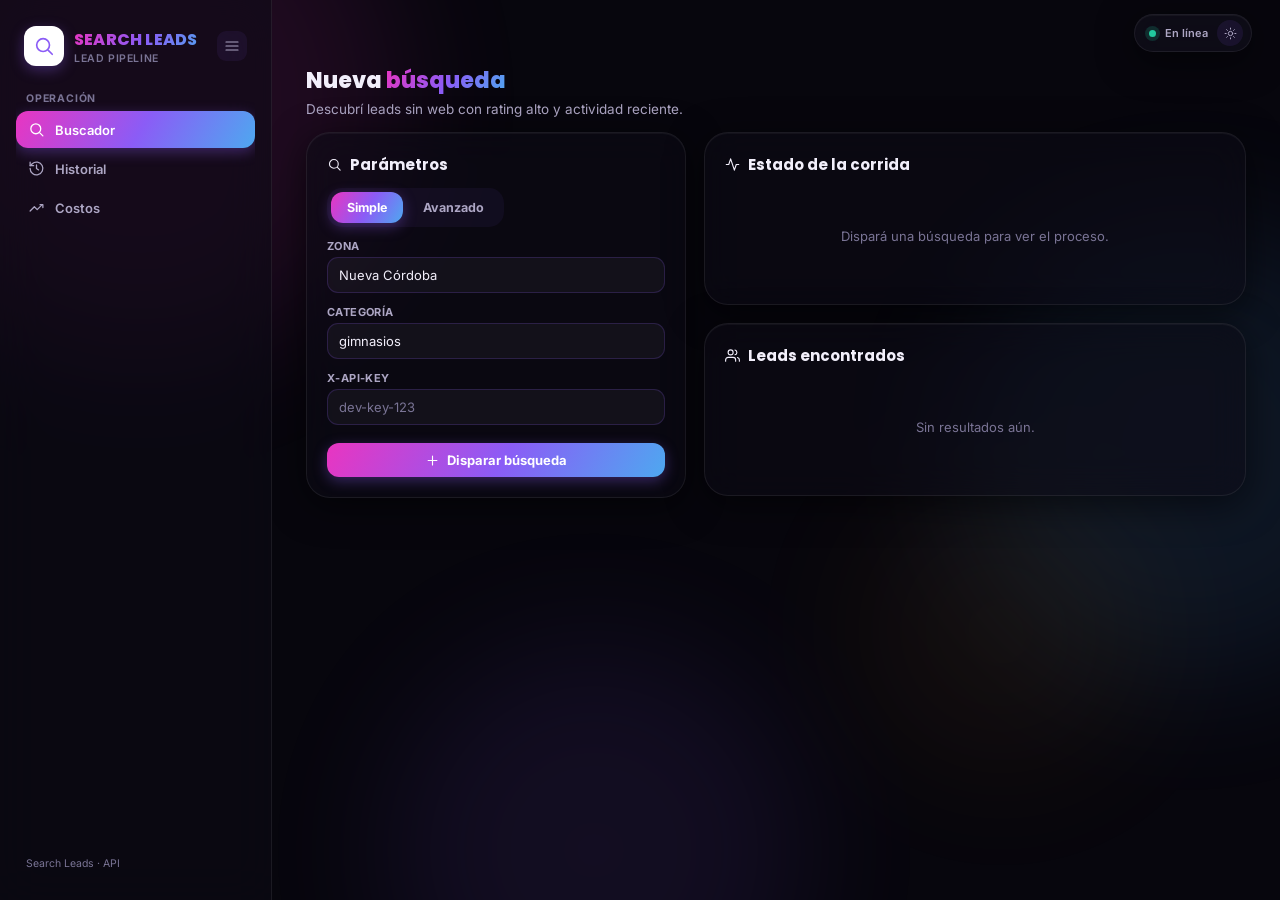
<file: app/static/index.html>
<!DOCTYPE html>
<html lang="es">
<head>
<meta charset="utf-8">
<meta name="viewport" content="width=device-width, initial-scale=1">
<title>Search Leads — Consola</title>
<link rel="preconnect" href="https://fonts.googleapis.com">
<link rel="preconnect" href="https://fonts.gstatic.com" crossorigin>
<link href="https://fonts.googleapis.com/css2?family=Poppins:wght@400;500;600;700;800&family=Inter:wght@400;500;600;700&display=swap" rel="stylesheet">
<style>
  /* ============ Tokens (DESIGN.md §1) ============ */
  :root {
    --grad: linear-gradient(120deg, #E935C1 0%, #8B5CF6 52%, #4EA8F0 100%);
    --grad-soft: linear-gradient(120deg, rgba(233,53,193,.16) 0%, rgba(139,92,246,.16) 52%, rgba(78,168,240,.16) 100%);
    --glass: rgba(255,255,255,.62);
    --glass-strong: rgba(255,255,255,.8);
    --glass-border: rgba(255,255,255,.9);
    --ink: #1E1B2E;
    --ink-soft: #6B6580;
    --ink-faint: #9A94AC;
    --radius-lg: 24px; --radius-md: 18px; --radius-sm: 12px;
    --yellow: #F5A524; --red: #F5445D; --green: #22C99E;
    --blue: #4EA8F0; --purple: #8B5CF6; --pink: #E935C1;
    --surface: #FFFFFF;
    --surface-border: rgba(139,92,246,.1);
    --input-bg: rgba(255,255,255,.7);
    --page-bg: #FFFFFF;
    --shadow-glass: 0 8px 32px rgba(120,80,180,.12), 0 1.5px 0 rgba(255,255,255,.6) inset;
  }
  body.theme-dark {
    --glass: rgba(13,12,22,.55);
    --glass-strong: rgba(15,14,25,.82);
    --glass-border: rgba(255,255,255,.07);
    --ink: #F2EFFB; --ink-soft: #ADA6C4; --ink-faint: #7A7495;
    --surface: #12111C;
    --surface-border: rgba(255,255,255,.06);
    --input-bg: rgba(255,255,255,.04);
    --page-bg: #07060D;
    --shadow-glass: 0 8px 36px rgba(0,0,0,.55), 0 1px 0 rgba(255,255,255,.04) inset;
    color-scheme: dark;
  }

  /* ============ Base ============ */
  * { box-sizing: border-box; }
  html, body { margin: 0; }
  body {
    font-family: Inter, Poppins, sans-serif;
    font-size: 16px;
    background: var(--page-bg);
    color: var(--ink);
    -webkit-font-smoothing: antialiased;
    transition: color .25s, background .25s;
  }
  h1, h2, h3, h4 { font-family: Poppins, sans-serif; margin: 0; }
  a { color: inherit; text-decoration: none; }
  ::-webkit-scrollbar { width: 8px; height: 8px; }
  ::-webkit-scrollbar-thumb { background: rgba(139,92,246,.25); border-radius: 8px; }
  ::-webkit-scrollbar-thumb:hover { background: rgba(139,92,246,.45); }

  /* ============ Blobs (DESIGN.md §3) ============ */
  .bg-blobs { position: fixed; inset: 0; z-index: 0; overflow: hidden; pointer-events: none; }
  .blob { position: absolute; border-radius: 50%; filter: blur(70px); }
  .blob1 { width: 520px; height: 520px; background: #E935C1; top: -160px; left: -120px; opacity: .11; }
  .blob2 { width: 460px; height: 460px; background: #4EA8F0; top: 220px; right: -140px; opacity: .10; }
  .blob3 { width: 420px; height: 420px; background: #8B5CF6; bottom: -160px; left: 30%; opacity: .09; }
  .blob4 { width: 300px; height: 300px; background: #F5A524; bottom: 120px; right: 10%; opacity: .05; }

  /* ============ App shell (DESIGN.md §4) ============ */
  .app-shell { display: flex; min-height: 100vh; position: relative; z-index: 1; }

  .sidebar {
    width: 272px; flex-shrink: 0; position: sticky; top: 0; height: 100vh;
    background: var(--glass); backdrop-filter: blur(22px); -webkit-backdrop-filter: blur(22px);
    border-right: 1px solid var(--glass-border);
    padding: 20px 16px; z-index: 5;
    display: flex; flex-direction: column;
    transition: width .2s, padding .2s;
  }
  .sidebar.rail-collapsed { width: 76px; padding: 20px 10px; }
  .sidebar.rail-collapsed .brand-text,
  .sidebar.rail-collapsed .nav-item span,
  .sidebar.rail-collapsed .nav-group-title { display: none; }
  .sidebar.rail-collapsed .nav-item { justify-content: center; padding: 11px; }

  .brand { display: flex; align-items: center; gap: 10px; padding: 6px 8px 18px; }
  .brand-logo {
    width: 40px; height: 40px; flex-shrink: 0; border-radius: 12px;
    background: #fff; display: grid; place-items: center;
    box-shadow: 0 4px 14px rgba(139,92,246,.35);
  }
  .brand-text { flex: 1; min-width: 0; }
  .brand-name { font-family: Poppins, sans-serif; font-size: 16px; font-weight: 800; letter-spacing: .2px; }
  .brand-sub { font-size: 10.5px; font-weight: 600; text-transform: uppercase; letter-spacing: .6px; color: var(--ink-faint); }
  .grad-text {
    background: var(--grad); -webkit-background-clip: text; background-clip: text;
    -webkit-text-fill-color: transparent; color: transparent;
  }
  .sidebar-toggle {
    width: 30px; height: 30px; flex-shrink: 0; border: none; border-radius: 9px; cursor: pointer;
    background: rgba(139,92,246,.08); color: var(--ink-soft);
    display: grid; place-items: center; transition: .18s;
  }
  .sidebar-toggle:hover { background: rgba(139,92,246,.16); color: var(--ink); }
  .sidebar.rail-collapsed .sidebar-toggle { display: none; }

  .nav-shell { flex: 1; overflow-y: auto; }
  .nav-group-title {
    font-size: 10.5px; font-weight: 700; text-transform: uppercase; letter-spacing: .8px;
    color: var(--ink-faint); padding: 8px 10px 6px;
  }
  .nav-item {
    display: flex; align-items: center; gap: 10px; padding: 10px 12px; border-radius: 12px;
    font-size: 13px; font-weight: 600; color: var(--ink-soft); cursor: pointer;
    margin-bottom: 2px; transition: .18s;
  }
  .nav-item svg { width: 17px; height: 17px; flex-shrink: 0; }
  .nav-item:hover { background: rgba(139,92,246,.08); color: var(--ink); }
  .nav-item.active { background: var(--grad); color: #fff; box-shadow: 0 4px 14px rgba(139,92,246,.35); }
  .sidebar-foot { padding: 10px; font-size: 10.5px; color: var(--ink-faint); }
  .sidebar.rail-collapsed .sidebar-foot { display: none; }

  .main { flex: 1; min-width: 0; padding: 64px 34px 60px; position: relative; }
  .page-header { display: flex; align-items: flex-end; justify-content: space-between; gap: 12px; flex-wrap: wrap; margin-bottom: 15px; }
  .page-title { font-size: 22px; font-weight: 800; }
  .page-sub { font-size: 13.5px; color: var(--ink-soft); margin-top: 4px; }

  .topbar-right { position: fixed; top: 14px; right: 28px; z-index: 60; display: flex; gap: 10px; }
  .topbar-pill {
    display: flex; align-items: center; gap: 9px;
    background: var(--glass-strong); backdrop-filter: blur(18px); -webkit-backdrop-filter: blur(18px);
    border: 1px solid var(--glass-border); border-radius: 50px; padding: 5px 8px 5px 14px;
    box-shadow: var(--shadow-glass); transition: .18s;
  }
  .topbar-pill:hover { transform: translateY(-1px); }
  .topbar-pill .status-dot { width: 7px; height: 7px; border-radius: 50%; background: var(--green); box-shadow: 0 0 0 4px rgba(34,201,158,.18); }
  .topbar-pill .status-label { font-size: 11px; font-weight: 600; color: var(--ink-soft); }
  .theme-toggle {
    width: 26px; height: 26px; border: none; border-radius: 50%; cursor: pointer;
    background: rgba(139,92,246,.1); color: var(--ink-soft); display: grid; place-items: center; transition: .18s;
  }
  .theme-toggle:hover { background: rgba(139,92,246,.2); color: var(--ink); }

  /* ============ Cards / layout ============ */
  .glass { background: var(--glass); backdrop-filter: blur(18px); -webkit-backdrop-filter: blur(18px); border: 1px solid var(--glass-border); box-shadow: var(--shadow-glass); }
  .card { border-radius: var(--radius-lg); padding: 20px; }
  .card-title { font-size: 15px; font-weight: 700; display: flex; align-items: center; gap: 8px; margin-bottom: 12px; font-family: Poppins, sans-serif; }
  .card-title svg { width: 15px; height: 15px; }
  .grid-search { display: grid; grid-template-columns: 380px 1fr; gap: 18px; }
  @media (max-width: 900px) { .grid-search { grid-template-columns: 1fr; } }
  .stack { display: flex; flex-direction: column; gap: 18px; }

  /* ============ Forms ============ */
  .field { margin-bottom: 12px; }
  .field-label { display: block; font-size: 11px; font-weight: 700; text-transform: uppercase; letter-spacing: .4px; color: var(--ink-soft); margin-bottom: 4px; }
  input, select {
    width: 100%; padding: 9px 11px; border-radius: 11px;
    border: 1px solid rgba(139,92,246,.2); background: var(--input-bg); color: var(--ink);
    font-size: 13px; font-family: inherit; transition: .18s;
  }
  input:focus, select:focus { outline: 2px solid rgba(139,92,246,.35); outline-offset: 1px; }
  input::placeholder { color: var(--ink-faint); }
  select option { background: var(--surface); color: var(--ink); }
  .row { display: grid; grid-template-columns: 1fr 1fr; gap: 10px; }

  /* ============ Buttons ============ */
  .btn {
    display: inline-flex; align-items: center; gap: 7px; padding: 9px 16px; border-radius: 12px;
    border: none; font-size: 13px; font-weight: 700; font-family: inherit; cursor: pointer;
    transition: .18s; white-space: nowrap;
  }
  .btn svg { width: 15px; height: 15px; }
  .btn-primary { background: var(--grad); color: #fff; box-shadow: 0 4px 14px rgba(139,92,246,.35); }
  .btn-primary:hover:not(:disabled) { box-shadow: 0 6px 20px rgba(139,92,246,.5); transform: translateY(-1px); }
  .btn-primary:disabled { opacity: .45; cursor: not-allowed; }
  .btn-ghost { background: rgba(139,92,246,.08); color: var(--ink); }
  body.theme-dark .btn-ghost { background: rgba(255,255,255,.05); }
  .btn-ghost:hover { background: rgba(139,92,246,.16); }
  .btn-sm { padding: 6px 11px; font-size: 11.5px; border-radius: 9px; }
  .btn-full { width: 100%; justify-content: center; margin-top: 6px; }
  .pill-tabs { display: inline-flex; gap: 4px; background: rgba(139,92,246,.06); padding: 4px; border-radius: 15px; }
  .pill-tab {
    padding: 8px 16px; border-radius: 12px; font-size: 12.5px; font-weight: 700; font-family: inherit;
    color: var(--ink-soft); background: transparent; border: none; cursor: pointer; transition: .18s;
  }
  .pill-tab.active { background: var(--grad); color: #fff; box-shadow: 0 4px 14px rgba(139,92,246,.35); }
  .actions-row { display: flex; gap: 8px; flex-wrap: wrap; margin-top: 12px; }

  /* ============ Tags / badges ============ */
  .tag { display: inline-block; padding: 3px 10px; border-radius: 20px; font-size: 10.5px; font-weight: 700; }
  .tag-default { background: rgba(139,92,246,.1); color: #7C3AED; }
  body.theme-dark .tag-default { background: rgba(183,156,255,.14); color: #C6B4FF; }
  .tag-origin { background: rgba(78,168,240,.12); color: #2E7FC1; }
  .tag-hot { background: rgba(245,68,93,.14); color: #D62F49; }
  .tag-warm { background: rgba(245,165,36,.16); color: #B87A10; }
  .tag-cold { background: rgba(154,148,172,.16); color: var(--ink-faint); }
  .tag-done { background: rgba(34,201,158,.14); color: #12996F; }
  .tag-failed { background: rgba(245,68,93,.14); color: #D62F49; }
  .tag-running { background: rgba(245,165,36,.16); color: #B87A10; }
  .tag-pending { background: rgba(78,168,240,.14); color: #2E7FC1; }

  /* ============ Stats ============ */
  .stat-num { font-family: Poppins, sans-serif; font-size: 24px; font-weight: 800; line-height: 1.1; }
  .stat-label { font-size: 12.5px; color: var(--ink-soft); }
  .stat-grid { display: grid; grid-template-columns: repeat(auto-fit, minmax(120px,1fr)); gap: 14px; }
  .kv { display: grid; grid-template-columns: auto 1fr; gap: 7px 14px; font-size: 13px; }
  .kv .k { color: var(--ink-soft); }
  .kv .v { text-align: right; font-variant-numeric: tabular-nums; }

  /* ============ Table ============ */
  .table-wrap { width: 100%; overflow-x: auto; }
  table { width: 100%; border-collapse: collapse; }
  th { text-align: left; font-size: 10.5px; font-weight: 700; text-transform: uppercase; letter-spacing: .4px; color: var(--ink-faint); padding: 8px 10px; border-bottom: 1px solid rgba(139,92,246,.12); }
  td { font-size: 12.5px; padding: 10px; border-bottom: 1px solid rgba(139,92,246,.07); vertical-align: top; }
  tbody tr { transition: background .15s; }
  tbody tr:hover { background: rgba(139,92,246,.04); }
  .cell-name { font-weight: 600; }
  .cell-sub { color: var(--ink-soft); font-size: 11.5px; }
  .cell-truncate { max-width: 260px; overflow: hidden; text-overflow: ellipsis; white-space: nowrap; }

  details summary { cursor: pointer; color: #7C3AED; font-size: 12px; }
  body.theme-dark details summary { color: #C6B4FF; }
  .reviews-box { background: var(--surface); border: 1px solid var(--surface-border); border-radius: 10px; padding: 10px; margin-top: 8px; font-size: 12px; color: var(--ink-soft); }
  .reviews-box hr { border: none; border-top: 1px solid var(--surface-border); margin: 8px 0; }

  /* ============ Misc ============ */
  .muted { color: var(--ink-soft); }
  .faint { color: var(--ink-faint); }
  .empty-state { text-align: center; padding: 40px 20px; font-size: 13px; color: var(--ink-faint); }
  .error-banner { background: rgba(245,68,93,.12); color: #D62F49; border: 1px solid rgba(245,68,93,.25); padding: 10px 12px; border-radius: 10px; margin: 10px 0; font-size: 13px; white-space: pre-wrap; }
  .hidden { display: none !important; }
  .fade-in { animation: fadeIn .25s ease; }
  @keyframes fadeIn { from { opacity: 0; transform: translateY(4px); } to { opacity: 1; transform: none; } }
  .toast { position: fixed; bottom: 20px; right: 20px; background: var(--surface); border: 1px solid var(--surface-border); box-shadow: 0 16px 40px rgba(80,50,140,.28); padding: 12px 16px; border-radius: 12px; font-size: 13px; display: none; z-index: 200; }
  .status-line { font-size: 13px; color: var(--ink-soft); margin: 8px 0; }
  .usage-row { display: flex; justify-content: space-between; align-items: center; padding: 12px 0; border-bottom: 1px solid var(--surface-border); font-size: 13px; }
  .sem { display: inline-block; width: 9px; height: 9px; border-radius: 50%; margin-right: 6px; }
  .sem-ok { background: var(--green); box-shadow: 0 0 0 4px rgba(34,201,158,.18); }
  .sem-warn { background: var(--yellow); box-shadow: 0 0 0 4px rgba(245,165,36,.18); }
  .sem-bad { background: var(--red); box-shadow: 0 0 0 4px rgba(245,68,93,.18); }
</style>
</head>
<body class="theme-dark">

<div class="bg-blobs">
  <div class="blob blob1"></div><div class="blob blob2"></div>
  <div class="blob blob3"></div><div class="blob blob4"></div>
</div>

<div class="app-shell">
  <aside class="sidebar" id="sidebar">
    <div class="brand">
      <div class="brand-logo">
        <svg width="22" height="22" viewBox="0 0 24 24" fill="none" stroke="#8B5CF6" stroke-width="1.8" stroke-linecap="round" stroke-linejoin="round">
          <circle cx="11" cy="11" r="7"/><path d="m21 21-4.3-4.3"/>
        </svg>
      </div>
      <div class="brand-text">
        <div class="brand-name grad-text">SEARCH LEADS</div>
        <div class="brand-sub">Lead Pipeline</div>
      </div>
      <button class="sidebar-toggle" id="sidebar-toggle" title="Colapsar">
        <svg width="16" height="16" viewBox="0 0 24 24" fill="none" stroke="currentColor" stroke-width="1.8" stroke-linecap="round" stroke-linejoin="round"><path d="M3 12h18M3 6h18M3 18h18"/></svg>
      </button>
    </div>

    <nav class="nav-shell">
      <div class="nav-scroll">
        <div class="nav-group-title">Operación</div>
        <a class="nav-item active" data-tab="search">
          <svg viewBox="0 0 24 24" fill="none" stroke="currentColor" stroke-width="1.8" stroke-linecap="round" stroke-linejoin="round"><circle cx="11" cy="11" r="7"/><path d="m21 21-4.3-4.3"/></svg>
          <span>Buscador</span>
        </a>
        <a class="nav-item" data-tab="history">
          <svg viewBox="0 0 24 24" fill="none" stroke="currentColor" stroke-width="1.8" stroke-linecap="round" stroke-linejoin="round"><path d="M3 12a9 9 0 1 0 3-6.7L3 8"/><path d="M3 3v5h5"/><path d="M12 7v5l3 2"/></svg>
          <span>Historial</span>
        </a>
        <a class="nav-item" data-tab="usage">
          <svg viewBox="0 0 24 24" fill="none" stroke="currentColor" stroke-width="1.8" stroke-linecap="round" stroke-linejoin="round"><path d="M3 17l6-6 4 4 7-7"/><path d="M17 8h4v4"/></svg>
          <span>Costos</span>
        </a>
      </div>
    </nav>

    <div class="sidebar-foot">
      <div id="foot-version">Search Leads · API</div>
    </div>
  </aside>

  <main class="main">
    <div class="topbar-right">
      <div class="topbar-pill">
        <span class="status-dot"></span>
        <span class="status-label">En línea</span>
        <button class="theme-toggle" id="theme-toggle" title="Cambiar tema">
          <svg id="theme-icon" width="13" height="13" viewBox="0 0 24 24" fill="none" stroke="currentColor" stroke-width="1.8" stroke-linecap="round" stroke-linejoin="round"><circle cx="12" cy="12" r="4"/><path d="M12 2v2M12 20v2M4.9 4.9l1.4 1.4M17.7 17.7l1.4 1.4M2 12h2M20 12h2M4.9 19.1l1.4-1.4M17.7 6.3l1.4-1.4"/></svg>
        </button>
      </div>
    </div>

    <!-- ============ BUSCADOR ============ -->
    <section id="view-search" class="fade-in">
      <div class="page-header">
        <div>
          <h1 class="page-title">Nueva <span class="grad-text">búsqueda</span></h1>
          <div class="page-sub">Descubrí leads sin web con rating alto y actividad reciente.</div>
        </div>
      </div>

      <div class="grid-search">
        <div class="glass card">
          <div class="card-title">
            <svg viewBox="0 0 24 24" fill="none" stroke="currentColor" stroke-width="1.8" stroke-linecap="round" stroke-linejoin="round"><circle cx="11" cy="11" r="7"/><path d="m21 21-4.3-4.3"/></svg>
            Parámetros
          </div>

          <div class="pill-tabs" style="margin-bottom:12px">
            <button class="pill-tab active" id="mode-simple" type="button">Simple</button>
            <button class="pill-tab" id="mode-advanced" type="button">Avanzado</button>
          </div>

          <div class="field">
            <label class="field-label" for="zona">Zona</label>
            <input id="zona" placeholder="Nueva Córdoba" value="Nueva Córdoba">
          </div>
          <div class="field">
            <label class="field-label" for="categoria">Categoría</label>
            <input id="categoria" placeholder="gimnasios" value="gimnasios">
          </div>

          <div id="advanced-fields">
            <div class="row">
              <div class="field"><label class="field-label" for="lat">Latitud</label><input id="lat" placeholder="opcional"></div>
              <div class="field"><label class="field-label" for="lng">Longitud</label><input id="lng" placeholder="opcional"></div>
            </div>
            <div class="row">
              <div class="field"><label class="field-label" for="radio">Radio (m)</label><input id="radio" placeholder="opcional"></div>
              <div class="field"><label class="field-label" for="min_rating">Min rating</label><input id="min_rating" type="number" step="0.1" min="0" max="5" placeholder="4.3"></div>
            </div>
            <div class="row">
              <div class="field"><label class="field-label" for="max_days">Review reciente (días)</label><input id="max_days" type="number" min="1" max="365" placeholder="90"></div>
              <div class="field"><label class="field-label" for="target_leads">Target leads (máx 50)</label><input id="target_leads" type="number" min="1" max="50" placeholder="vacío = sin límite"></div>
            </div>
            <div class="row">
              <div class="field">
                <label class="field-label" for="fetch_mode">Modo de datos</label>
                <select id="fetch_mode">
                  <option value="optimized">Optimizado (2 pasos, ahorra)</option>
                  <option value="full">Full (todo en una llamada)</option>
                </select>
              </div>
              <div class="field">
                <label class="field-label" for="included_type">includedType</label>
                <input id="included_type" placeholder="auto">
              </div>
            </div>
            <div class="field" style="display:flex;align-items:center;gap:10px">
              <input id="include_web" type="checkbox" style="width:auto">
              <label class="field-label" for="include_web" style="margin:0">Incluir negocios con sitio web</label>
            </div>
          </div>

          <div class="field">
            <label class="field-label" for="api-key">X-API-Key</label>
            <input id="api-key" placeholder="dev-key-123">
          </div>

          <button class="btn btn-primary btn-full" id="btn-search">
            <svg viewBox="0 0 24 24" fill="none" stroke="currentColor" stroke-width="1.8" stroke-linecap="round" stroke-linejoin="round"><path d="M12 5v14M5 12h14"/></svg>
            Disparar búsqueda
          </button>
        </div>

        <div class="stack">
          <div class="glass card" id="status-panel">
            <div class="card-title">
              <svg viewBox="0 0 24 24" fill="none" stroke="currentColor" stroke-width="1.8" stroke-linecap="round" stroke-linejoin="round"><path d="M22 12h-4l-3 9L9 3l-3 9H2"/></svg>
              Estado de la corrida
            </div>
            <div class="empty-state" id="status-empty">Dispará una búsqueda para ver el proceso.</div>
            <div id="status-body" class="hidden">
              <div class="status-line">id: <span id="s-id" class="muted"></span> · estado: <span id="s-status" class="tag tag-pending">pending</span></div>

              <div class="stat-grid" style="margin-top:12px">
                <div><div class="stat-num grad-text" id="s-leads">—</div><div class="stat-label">Leads</div></div>
                <div><div class="stat-num" id="s-cand">—</div><div class="stat-label">Candidatos</div></div>
                <div><div class="stat-num" id="s-scored">—</div><div class="stat-label">Scored / err</div></div>
                <div><div class="stat-num" id="s-cost">—</div><div class="stat-label">Costo USD</div></div>
              </div>

              <div class="kv" style="margin-top:16px">
                <span class="k">Zona</span><span class="v" id="s-zona"></span>
                <span class="k">Categoría</span><span class="v" id="s-cat"></span>
                <span class="k">includedType</span><span class="v" id="s-inc"></span>
                <span class="k">Llamadas baratas / caras</span><span class="v" id="s-calls"></span>
                <span class="k">Desc. por web</span><span class="v" id="s-dweb"></span>
                <span class="k">Desc. rating</span><span class="v" id="s-drating"></span>
                <span class="k">Desc. sin review reciente</span><span class="v" id="s-drev"></span>
                <span class="k">Reusados de caché</span><span class="v" id="s-cache"></span>
              </div>

              <div id="s-error" class="error-banner hidden"></div>

              <div class="actions-row">
                <button class="btn btn-ghost btn-sm" id="btn-csv">
                  <svg viewBox="0 0 24 24" fill="none" stroke="currentColor" stroke-width="1.8" stroke-linecap="round" stroke-linejoin="round"><path d="M21 15v4a2 2 0 0 1-2 2H5a2 2 0 0 1-2-2v-4"/><path d="M7 10l5 5 5-5"/><path d="M12 15V3"/></svg>
                  Exportar CSV
                </button>
                <button class="btn btn-ghost btn-sm" id="btn-rescore">
                  <svg viewBox="0 0 24 24" fill="none" stroke="currentColor" stroke-width="1.8" stroke-linecap="round" stroke-linejoin="round"><path d="M3 12a9 9 0 1 0 3-6.7L3 8"/><path d="M3 3v5h5"/></svg>
                  Re-scoring LLM
                </button>
                <button class="btn btn-ghost btn-sm" id="btn-csv-all">
                  <svg viewBox="0 0 24 24" fill="none" stroke="currentColor" stroke-width="1.8" stroke-linecap="round" stroke-linejoin="round"><path d="M21 15v4a2 2 0 0 1-2 2H5a2 2 0 0 1-2-2v-4"/><path d="M7 10l5 5 5-5"/><path d="M12 15V3"/></svg>
                  Exportar todos
                </button>
              </div>
            </div>
          </div>

          <div class="glass card">
            <div class="card-title">
              <svg viewBox="0 0 24 24" fill="none" stroke="currentColor" stroke-width="1.8" stroke-linecap="round" stroke-linejoin="round"><path d="M17 21v-2a4 4 0 0 0-4-4H5a4 4 0 0 0-4 4v2"/><circle cx="9" cy="7" r="4"/><path d="M23 21v-2a4 4 0 0 0-3-3.87M16 3.13a4 4 0 0 1 0 7.75"/></svg>
              Leads encontrados
            </div>
            <div id="leads-table"><div class="empty-state">Sin resultados aún.</div></div>
          </div>
        </div>
      </div>
    </section>

    <!-- ============ HISTORIAL ============ -->
    <section id="view-history" class="hidden">
      <div class="page-header">
        <div>
          <h1 class="page-title">Historial de <span class="grad-text">búsquedas</span></h1>
          <div class="page-sub">Cada corrida con su estado, embudo y costo.</div>
        </div>
      </div>
      <div class="glass card">
        <div id="history-body"><div class="empty-state">Cargando…</div></div>
      </div>
    </section>

    <!-- ============ COSTOS ============ -->
    <section id="view-usage" class="hidden">
      <div class="page-header">
        <div>
          <h1 class="page-title">Consumo y <span class="grad-text">cupos</span></h1>
          <div class="page-sub">Llamadas a Google del mes vs cupo gratuito por SKU.</div>
        </div>
      </div>
      <div class="glass card">
        <div id="usage-body"><div class="empty-state">Cargando…</div></div>
      </div>
    </section>
  </main>
</div>

<div class="toast" id="toast"></div>

<script>
const API = "";
let currentSearchId = null;
let pollTimer = null;
let searchMode = "simple";

/* ---------- Simple / Avanzado ---------- */
function setSearchMode(mode) {
  searchMode = mode;
  const adv = document.getElementById("advanced-fields");
  const simpleBtn = document.getElementById("mode-simple");
  const advBtn = document.getElementById("mode-advanced");
  const isAdv = mode === "advanced";
  adv.style.display = isAdv ? "block" : "none";
  simpleBtn.classList.toggle("active", !isAdv);
  advBtn.classList.toggle("active", isAdv);
}
document.getElementById("mode-simple").addEventListener("click", () => setSearchMode("simple"));
document.getElementById("mode-advanced").addEventListener("click", () => setSearchMode("advanced"));
setSearchMode("simple");

/* ---------- Theme toggle ---------- */
const THEME_KEY = "sl-theme";
function applyTheme(dark) {
  document.body.classList.toggle("theme-dark", dark);
  const icon = document.getElementById("theme-icon");
  if (icon) icon.innerHTML = dark
    ? '<circle cx="12" cy="12" r="4"/><path d="M12 2v2M12 20v2M4.9 4.9l1.4 1.4M17.7 17.7l1.4 1.4M2 12h2M20 12h2M4.9 19.1l1.4-1.4M17.7 6.3l1.4-1.4"/>'
    : '<path d="M21 12.8A9 9 0 1 1 11.2 3a7 7 0 0 0 9.8 9.8Z"/>';
}
(function initTheme() {
  const saved = localStorage.getItem(THEME_KEY);
  applyTheme(saved ? saved === "dark" : true);
})();
document.getElementById("theme-toggle").addEventListener("click", () => {
  const dark = !document.body.classList.contains("theme-dark");
  applyTheme(dark);
  localStorage.setItem(THEME_KEY, dark ? "dark" : "light");
});

/* ---------- Sidebar collapse ---------- */
document.getElementById("sidebar-toggle").addEventListener("click", () => {
  document.getElementById("sidebar").classList.toggle("rail-collapsed");
});

/* ---------- Helpers ---------- */
function key() { return document.getElementById("api-key").value.trim() || "dev-key-123"; }
function headers() { return { "X-API-Key": key(), "Content-Type": "application/json" }; }
function toast(msg) {
  const t = document.getElementById("toast");
  t.textContent = msg; t.style.display = "block";
  setTimeout(() => t.style.display = "none", 3500);
}
async function req(method, path, body) {
  const r = await fetch(API + path, { method, headers: headers(), body: body ? JSON.stringify(body) : undefined });
  const ct = r.headers.get("content-type") || "";
  const data = ct.includes("json") ? await r.json() : await r.text();
  if (!r.ok) throw new Error(typeof data === "string" ? data : JSON.stringify(data));
  return data;
}
function esc(s) { const d = document.createElement("div"); d.textContent = s ?? ""; return d.innerHTML; }
function statusTag(status) { return `<span class="tag tag-${status}">${status}</span>`; }
function intentTag(intent, score) {
  if (!intent) return '<span class="faint">—</span>';
  return `<span class="tag tag-${intent}">${score ?? ""} ${intent.toUpperCase()}</span>`;
}

/* ---------- Nav ---------- */
document.querySelectorAll(".nav-item").forEach(t => t.addEventListener("click", () => {
  document.querySelectorAll(".nav-item").forEach(x => x.classList.remove("active"));
  t.classList.add("active");
  document.querySelectorAll("[id^=view-]").forEach(x => x.classList.add("hidden"));
  const view = document.getElementById("view-" + t.dataset.tab);
  view.classList.remove("hidden");
  view.classList.remove("fade-in"); void view.offsetWidth; view.classList.add("fade-in");
  if (t.dataset.tab === "history") loadHistory();
  if (t.dataset.tab === "usage") loadUsage();
}));

/* ---------- Disparar búsqueda ---------- */
document.getElementById("btn-search").addEventListener("click", async () => {
  const body = {
    zona: document.getElementById("zona").value,
    categoria: document.getElementById("categoria").value,
  };
  const lat = document.getElementById("lat").value;
  const lng = document.getElementById("lng").value;
  const radio = document.getElementById("radio").value;
  const mr = document.getElementById("min_rating").value;
  const md = document.getElementById("max_days").value;
  const it = document.getElementById("included_type").value;
  const target = document.getElementById("target_leads").value;
  if (lat) body.lat = parseFloat(lat);
  if (lng) body.lng = parseFloat(lng);
  if (radio) body.radio = parseInt(radio);
  if (mr) body.min_rating = parseFloat(mr);
  if (md) body.max_days_since_review = parseInt(md);
  if (it) body.included_type = it;
  // Modo avanzado: envía los extras
  if (searchMode === "advanced") {
    if (target) body.target_leads = parseInt(target);
    body.fetch_mode = document.getElementById("fetch_mode").value;
    body.include_with_website = document.getElementById("include_web").checked;
  }
  // Modo simple: siempre excluye negocios con web (default del backend)

  const btn = document.getElementById("btn-search");
  btn.disabled = true;
  try {
    const data = await req("POST", "/api/searches", body);
    currentSearchId = data.id;
    showAccepted(data);
    pollSearch(data.id);
    toast("Búsqueda encolada: " + data.id);
  } catch (e) {
    toast("Error: " + e.message);
  } finally {
    btn.disabled = false;
  }
});

function showAccepted(a) {
  document.getElementById("status-empty").classList.add("hidden");
  document.getElementById("status-body").classList.remove("hidden");
  document.getElementById("status-body").classList.add("fade-in");
  document.getElementById("s-id").textContent = a.id;
  document.getElementById("s-zona").textContent = a.zona;
  document.getElementById("s-cat").textContent = a.categoria;
  document.getElementById("s-inc").textContent = a.included_type || "(ninguno)";
  setStatus("pending");
  ["s-cand","s-leads","s-scored","s-calls","s-cost","s-dweb","s-drating","s-drev","s-cache"].forEach(i => document.getElementById(i).textContent = "—");
  document.getElementById("s-error").classList.add("hidden");
  document.getElementById("leads-table").innerHTML = '<div class="empty-state">Procesando…</div>';
}

function setStatus(st) {
  const el = document.getElementById("s-status");
  el.textContent = st;
  el.className = "tag tag-" + st;
}

/* ---------- Polling ---------- */
function pollSearch(id) {
  clearInterval(pollTimer);
  pollTimer = setInterval(async () => {
    try {
      const s = await req("GET", "/api/searches/" + id);
      renderStatus(s);
      if (s.status === "done" || s.status === "failed") {
        clearInterval(pollTimer);
        if (s.status === "done") await loadLeads(id);
      }
    } catch (e) { /* sigue polliando */ }
  }, 2500);
}

function renderStatus(s) {
  setStatus(s.status);
  document.getElementById("s-cand").textContent = s.total_candidates;
  document.getElementById("s-leads").textContent = s.total_leads;
  document.getElementById("s-scored").textContent = s.scored_leads + " / " + s.score_errors;
  document.getElementById("s-calls").textContent = s.calls_cheap + " / " + s.calls_expensive;
  document.getElementById("s-cost").textContent = "$" + s.est_cost_usd;
  document.getElementById("s-dweb").textContent = s.discarded_has_website;
  document.getElementById("s-drating").textContent = s.discarded_low_rating;
  document.getElementById("s-drev").textContent = s.discarded_no_recent_review;
  document.getElementById("s-cache").textContent = s.reused_from_cache;
  const err = document.getElementById("s-error");
  if (s.error) { err.textContent = s.error; err.classList.remove("hidden"); }
  else err.classList.add("hidden");
}

/* ---------- Leads (tabla) ---------- */
async function loadLeads(id) {
  try {
    const leads = await req("GET", `/api/searches/${id}/leads?limit=50`);
    renderLeads(leads);
  } catch (e) {
    document.getElementById("leads-table").innerHTML = `<div class="error-banner">${esc(e.message)}</div>`;
  }
}

function renderLeads(leads) {
  const box = document.getElementById("leads-table");
  if (!leads.length) { box.innerHTML = '<div class="empty-state">Sin leads (todos descartados por filtros).</div>'; return; }
  const rows = leads.map(l => `
    <tr>
      <td><div class="cell-name">${esc(l.name)}</div><div class="cell-sub">${esc(l.address || "")}</div></td>
      <td>${l.rating ?? "—"} <span class="faint">(${l.review_count ?? 0})</span></td>
      <td>${l.has_website ? '<span class="tag tag-warn">sí</span>' : '<span class="tag tag-done">no</span>'}</td>
      <td>${intentTag(l.intent, l.fit_score)}</td>
      <td><span class="tag tag-default">${esc(l.status)}</span></td>
      <td><details><summary>${l.reviews.length} reviews</summary><div class="reviews-box">${renderReviews(l)}</div></details></td>
    </tr>`).join("");
  box.innerHTML = `<div class="table-wrap"><table><thead><tr><th>Negocio</th><th>Rating</th><th>Web</th><th>Score</th><th>CRM</th><th>Reviews</th></tr></thead><tbody>${rows}</tbody></table></div>`;
}

function renderReviews(l) {
  if (!l.reviews.length) return "<span class='faint'>sin reviews observadas</span>";
  return l.reviews.map(r => {
    const when = r.publish_time ? r.publish_time.slice(0,10) : "?";
    return `<div><b>${esc(r.author||"Anónimo")}</b> · ${r.rating}★ · ${when}<br>${esc(r.text||"")}</div>`;
  }).join("<hr>");
}

/* ---------- Historial ---------- */
async function loadHistory() {
  const box = document.getElementById("history-body");
  try {
    const list = await req("GET", "/api/searches?limit=15");
    if (!list.length) { box.innerHTML = '<div class="empty-state">Sin búsquedas aún.</div>'; return; }
    box.innerHTML = `<div class="table-wrap"><table><thead><tr><th>Fecha</th><th>Zona / Cat</th><th>Estado</th><th>Cand</th><th>Leads</th><th>Cost</th><th></th></tr></thead><tbody>` +
      list.map(s => `<tr>
        <td class="faint">${(s.created_at||"").slice(0,16).replace("T"," ")}</td>
        <td>${esc(s.zona)} / ${esc(s.categoria)}</td>
        <td>${statusTag(s.status)}</td>
        <td>${s.total_candidates}</td>
        <td>${s.total_leads}</td>
        <td>$${s.est_cost_usd}</td>
        <td><button class="btn btn-ghost btn-sm" onclick="window.open('/api/searches/${s.id}/export.csv', '_blank')">CSV</button></td>
      </tr>`).join("") + `</tbody></table></div>`;
  } catch (e) { box.innerHTML = `<div class="error-banner">${esc(e.message)}</div>`; }
}

/* ---------- Costos ---------- */
async function loadUsage() {
  const box = document.getElementById("usage-body");
  try {
    const u = await req("GET", "/api/usage");
    const rows = u.by_sku.map(s => {
      const pct = s.free ? Math.round((s.calls / s.free) * 100) : 0;
      const sem = s.chargeable > 0 ? "sem-bad" : (pct >= 80 ? "sem-warn" : "sem-ok");
      return `<div class="usage-row">
        <span><span class="sem ${sem}"></span>${esc(s.sku)}</span>
        <span>${s.calls} / ${s.free} usados · exceso ${s.chargeable} · <b>$${s.cost}</b></span>
      </div>`;
    }).join("");
    box.innerHTML = `<div class="stat-grid" style="margin-bottom:8px">
        <div><div class="stat-num grad-text">$${u.total_cost}</div><div class="stat-label">Costo del mes (${u.month})</div></div>
      </div>${rows}`;
  } catch (e) { box.innerHTML = `<div class="error-banner">${esc(e.message)}</div>`; }
}

/* ---------- CSV / Rescore ---------- */
document.getElementById("btn-csv").addEventListener("click", () => {
  if (currentSearchId) window.open(`/api/searches/${currentSearchId}/export.csv`, "_blank");
});
document.getElementById("btn-csv-all").addEventListener("click", () => {
  window.open("/api/leads/export.csv", "_blank");
});
document.getElementById("btn-rescore").addEventListener("click", async () => {
  if (!currentSearchId) return;
  try {
    await req("POST", `/api/searches/${currentSearchId}/score`);
    toast("Re-scoring encolado. Esperando…");
    setTimeout(() => loadLeads(currentSearchId), 6000);
  } catch (e) { toast("Error: " + e.message); }
});
</script>
</body>
</html>
</file>
